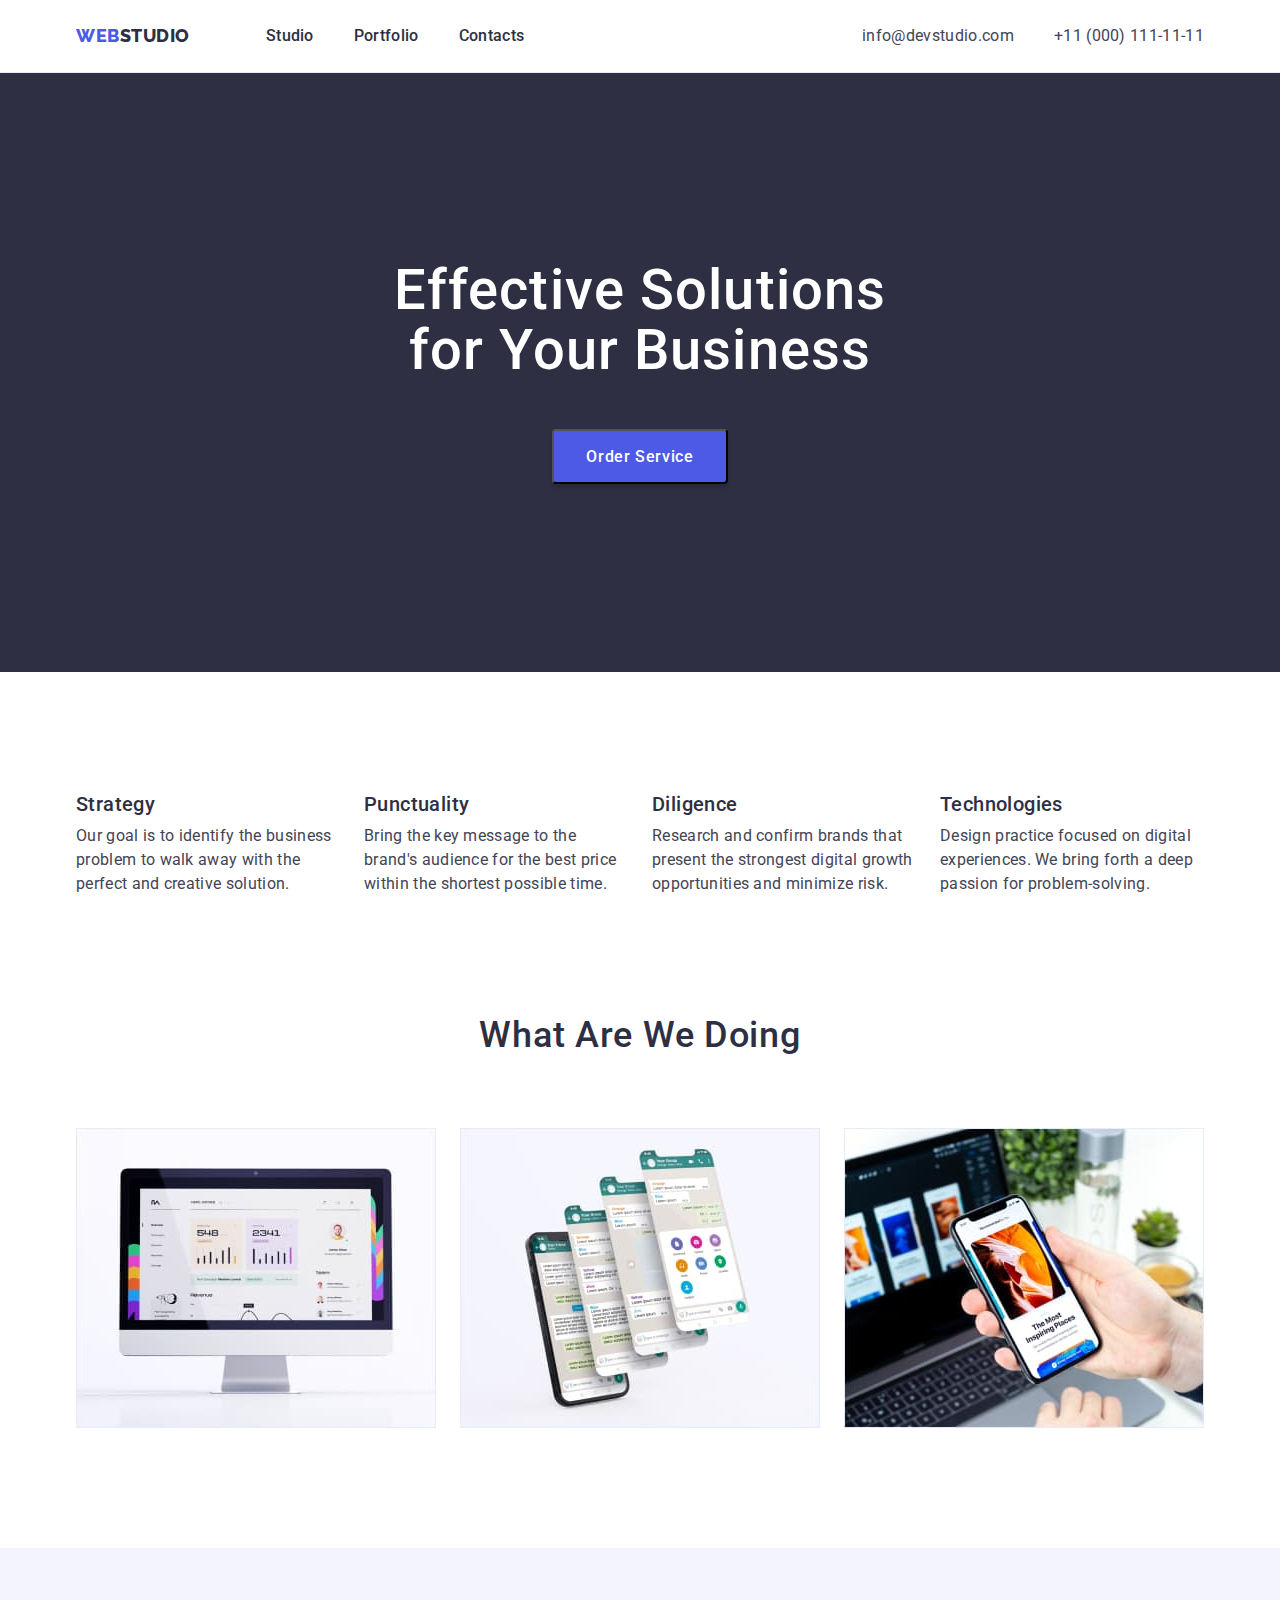
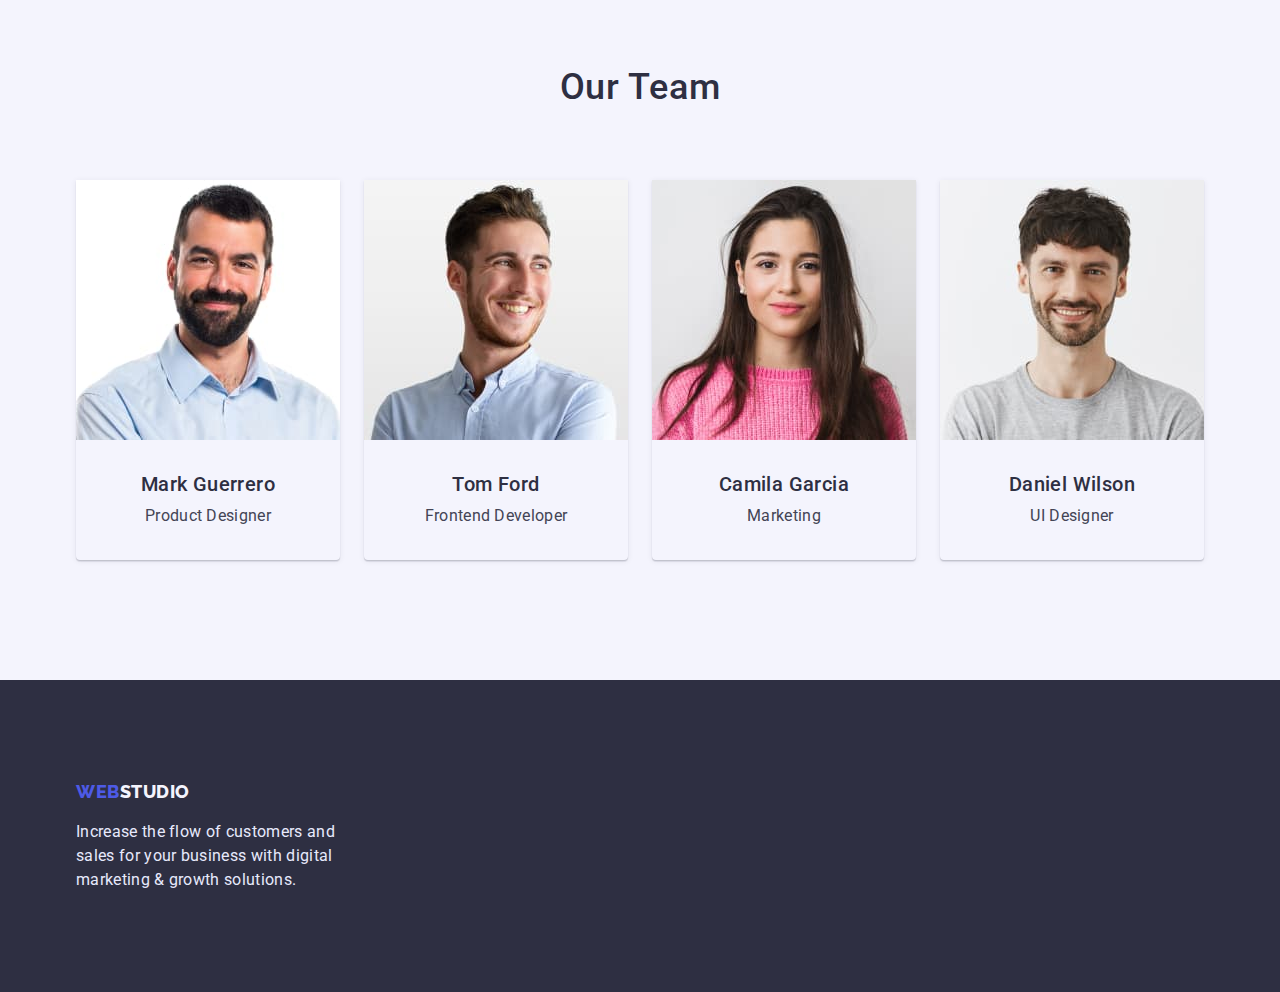
<file: index.html>
<!DOCTYPE html>
<html lang="en">
  <head>
    <meta charset="UTF-8" />
    <meta http-equiv="X-UA-Compatible" content="IE=edge" />
    <meta name="viewport" content="width=device-width, initial-scale=1.0" />
    <title>Document</title>
    <link rel="preconnect" href="https://fonts.googleapis.com" />
    <link rel="preconnect" href="https://fonts.gstatic.com" crossorigin />
    <link
      href="https://fonts.googleapis.com/css2?family=Montserrat:wght@400;700&family=Raleway:wght@800&family=Roboto:wght@400;500;700;900&display=swap"
      rel="stylesheet"
    />
    <link
      rel="stylesheet"
      href="https://cdnjs.cloudflare.com/ajax/libs/modern-normalize/1.1.0/modern-normalize.min.css"
    />
    <link rel="stylesheet" href="./CSS/styles.css" />
  </head>
  <body class="site-body">

    <!--Site header-->
    <header class="header">
      <div class="header-wrap container">
        <nav class="header-nav">
          <div class="header-logo">
            <a href="./index.html" class="logo link">
              Web<span class="logo-name">Studio</span></a
            >
          </div>

          <ul class="header-list list">
            <li class="header-item">
              <a href="./index.html" class="header-link link">Studio</a>
            </li>

            <li class="header-item">
              <a href="./portfolio.html" class="header-link link">Portfolio</a>
            </li>

            <li class="header-item">
              <a href="" class="header-link link">Contacts</a>
            </li>
          </ul>
        </nav>

        <ul class="auth-list list">
          <li class="auth-tel">
            <a href="mailto:info@devstudio.com" class="auth-link link"
              >info@devstudio.com</a
            >
          </li>

          <li class="auth-mail">
            <a href="tel:+110001111111" class="auth-link link"
              >+11 (000) 111-11-11</a
            >
          </li>
        </ul>
      </div>
    </header>

    <main>
      <!--Hero block-->
      <section class="hero">
        <div class="container">
          <h1 class="hero-title">
            Effective Solutions <br />for Your Business
          </h1>
          <button type="button" class="hero-btn">Order Service</button>
        </div>
      </section>

      <!--Mission-->
      <section class="mission">
        <div class="container">
          <h2 class="mission-title visually-hidden">mission</h2>
          <ul class="mission-list list">
            <li class="mission-item">
              <h3 class="mission-item-title">Strategy</h3>
              <p class="mission-item-text">
                Our goal is to identify the business problem to walk away with
                the perfect and creative solution.
              </p>
            </li>
            <li class="mission-item">
              <h3 class="mission-item-title">Punctuality</h3>
              <p class="mission-item-text">
                Bring the key message to the brand's audience for the best price
                within the shortest possible time.
              </p>
            </li>
            <li class="mission-item">
              <h3 class="mission-item-title">Diligence</h3>
              <p class="mission-item-text">
                Research and confirm brands that present the strongest digital
                growth opportunities and minimize risk.
              </p>
            </li>
            <li class="mission-item">
              <h3 class="mission-item-title">Technologies</h3>
              <p class="mission-item-text">
                Design practice focused on digital experiences. We bring forth a
                deep passion for problem-solving.
              </p>
            </li>
          </ul>
        </div>
      </section>

      <!--Studio services-->
      <section class="services">
        <div class="container">
          <h2 class="services-title">What are we doing</h2>

          <ul class="services-list list">
            <li class="services-item">
              <img
                src="./image/desktop.jpg"
                alt="computer screen image"
                width="360"
              />
            </li>

            <li class="services-item">
              <img
                src="./image/devices.jpg"
                alt="4 phone screen options"
                width="360"
              />
            </li>

            <li class="services-item">
              <img
                src="./image/photoofhand.jpg"
                alt="phone in the hand"
                width="360"
              />
            </li>
          </ul>
        </div>
      </section>

      <!--Team-->
      <section class="team">
        <div class="container">
          <h2 class="team-title">Our Team</h2>

          <ul class="team-list list">
            <li class="team-item">
              <img
                src="./image/mark.jpg"
                alt="Mark Guerrero photo"
                width="264"
              />
              <div class="item-name">
                <h3 class="team-item-title">Mark Guerrero</h3>
                <p class="team-item-text">Product Designer</p>
              </div>
            </li>

            <li class="team-item">
              <img src="./image/tom.jpg" alt="Tom Ford photo" width="264" />
              <div class="item-name">
                <h3 class="team-item-title">Tom Ford</h3>
                <p class="team-item-text">Frontend Developer</p>
              </div>
            </li>

            <li class="team-item">
              <img
                src="./image/camila.jpg"
                alt="Camila Garcia photo"
                width="264"
              />
              <div class="item-name">
                <h3 class="team-item-title">Camila Garcia</h3>
                <p class="team-item-text">Marketing</p>
              </div>
            </li>

            <li class="team-item">
              <img
                src="./image/daniel.jpg"
                alt="Daniel Wilson photo"
                width="264"
              />
              <div class="item-name">
                <h3 class="team-item-title">Daniel Wilson</h3>
                <p class="team-item-text">UI Designer</p>
              </div>
            </li>
          </ul>
        </div>
      </section>
    </main>

    <!--Footer-->
    <footer class="footer">
      <div class="container">
        <div class="footer-wrap">
          <div class="footer-logo">
            <a href="./index.html" class="logo link">
              Web<span class="logo-footer">Studio</span></a
            >
          </div>
          <p class="footer-text">
            Increase the flow of customers and sales for your business with
            digital marketing & growth solutions.
          </p>
        </div>
      </div>
    </footer>
  </body>
</html>
</file>
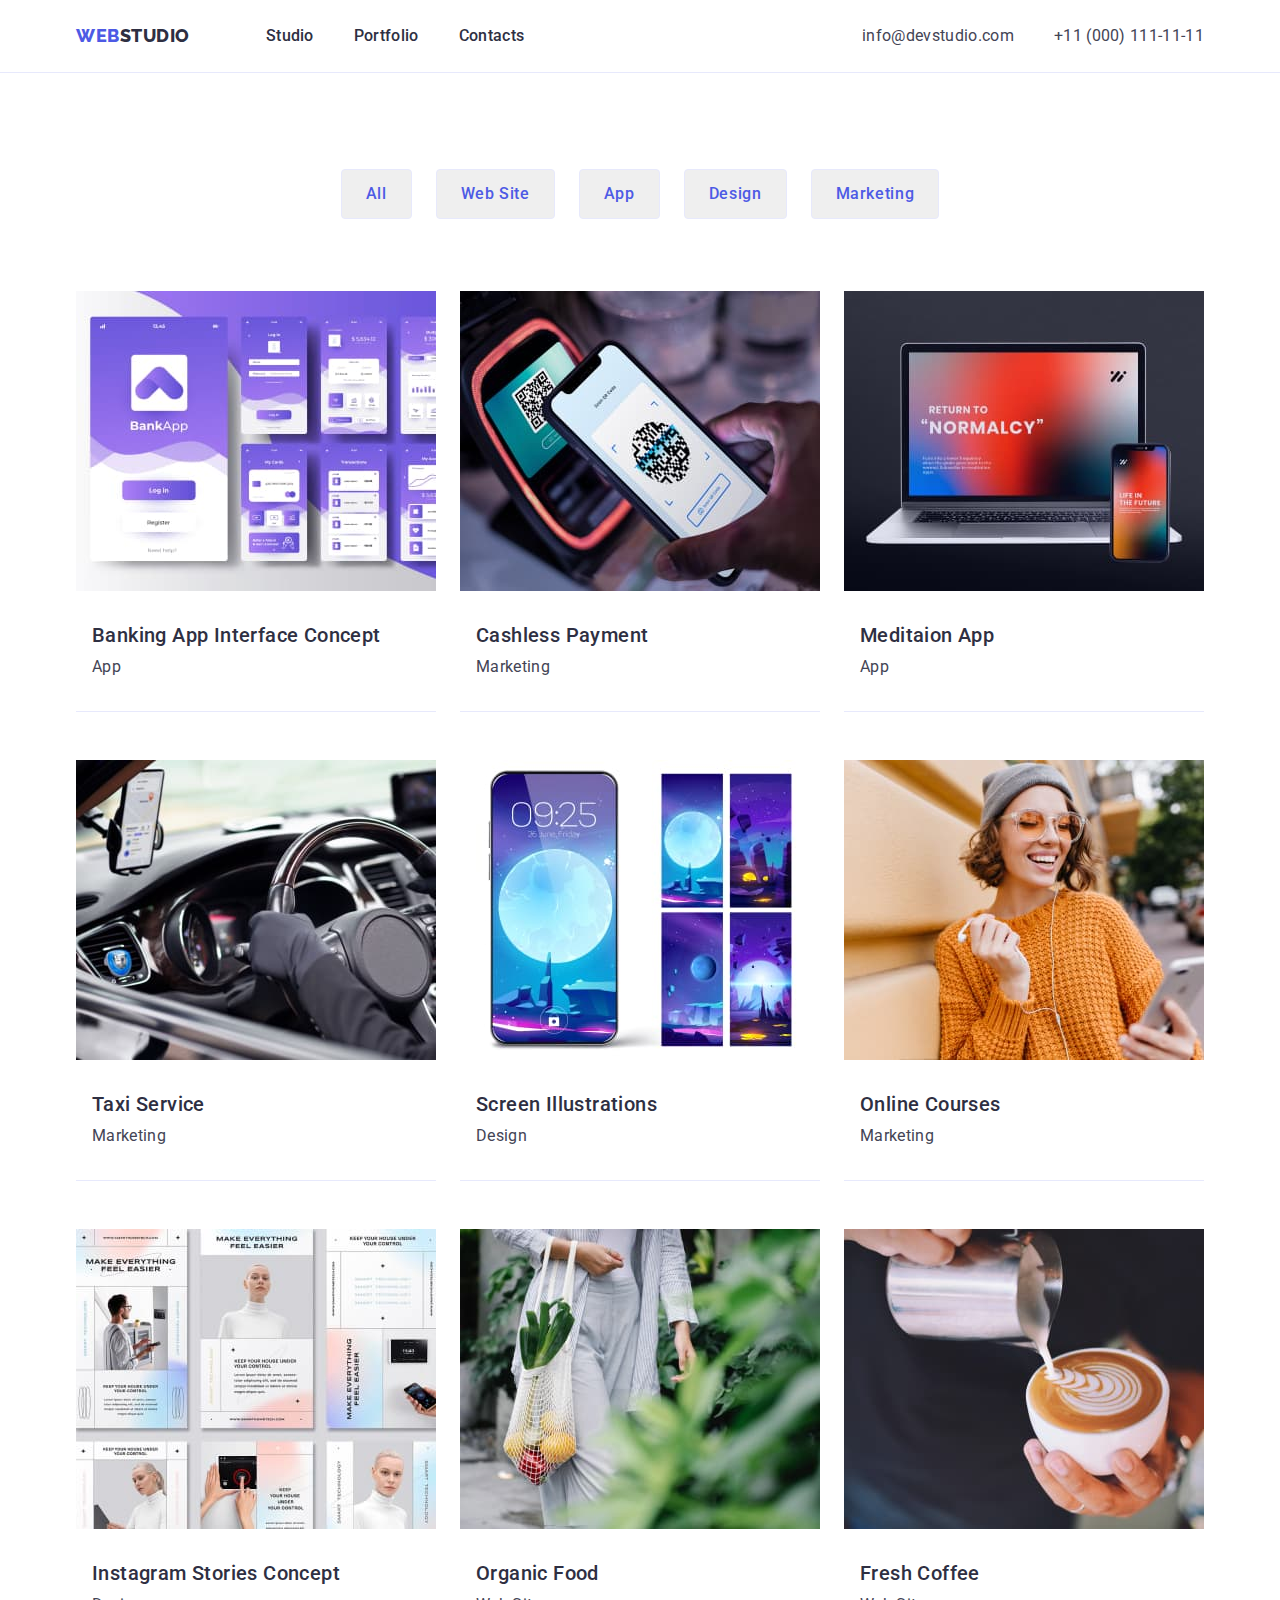
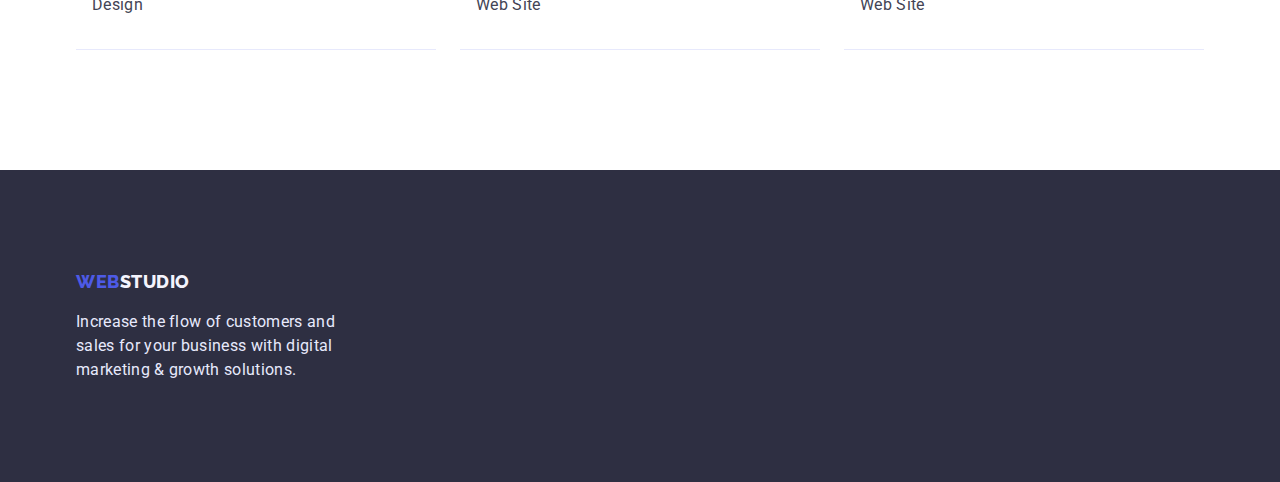
<file: portfolio.html>
<!DOCTYPE html>
<html lang="en">
  <head>
    <meta charset="UTF-8" />
    <meta http-equiv="X-UA-Compatible" content="IE=edge" />
    <meta name="viewport" content="width=device-width, initial-scale=1.0" />
    <title>Document</title>
    <link rel="preconnect" href="https://fonts.googleapis.com" />
    <link rel="preconnect" href="https://fonts.gstatic.com" crossorigin />
    <link
      href="https://fonts.googleapis.com/css2?family=Montserrat:wght@400;700&family=Raleway:wght@800&family=Roboto:wght@400;500;700;900&display=swap"
      rel="stylesheet"
    />
    <link
      rel="stylesheet"
      href="https://cdnjs.cloudflare.com/ajax/libs/modern-normalize/1.1.0/modern-normalize.min.css"
    />
    <link rel="stylesheet" href="./CSS/styles.css" />
  </head>
  <body class="body">
    <!--Site header-->
    <header class="header">
      <div class="header-wrap container">
        <nav class="header-nav">
          <div class="header-logo">
            <a href="./index.html" class="logo link">
              Web<span class="logo-name">Studio</span></a
            >
          </div>

          <ul class="header-list list">
            <li class="header-item">
              <a href="./index.html" class="header-link link">Studio</a>
            </li>

            <li class="header-item">
              <a href="./portfolio.html" class="header-link link">Portfolio</a>
            </li>

            <li class="header-item">
              <a href="" class="header-link link">Contacts</a>
            </li>
          </ul>
        </nav>

        <ul class="auth-list list">
          <li class="auth-tel">
            <a href="mailto:info@devstudio.com" class="auth-link link"
              >info@devstudio.com</a
            >
          </li>

          <li class="auth-mail">
            <a href="tel:+110001111111" class="auth-link link"
              >+11 (000) 111-11-11</a
            >
          </li>
        </ul>
      </div>
    </header>

    <main>
      <!--Project galery-->

      <section class="galery">
        <div class="container">
          <h1 class="visually-hidden">Portfolio - hidden</h1>
          <h2 class="visually-hidden">Portfolio galery - hidden</h2>

          <ul class="btn-list list">
            <li class="btn-item">
              <button type="button" class="btn">All</button>
            </li>
            <li class="btn-item">
              <button type="button" class="btn">Web Site</button>
            </li>
            <li class="btn-item">
              <button type="button" class="btn">App</button>
            </li>
            <li class="btn-item">
              <button type="button" class="btn">Design</button>
            </li>
            <li class="btn-item">
              <button type="button" class="btn">Marketing</button>
            </li>
          </ul>

          <ul class="galery-list list">
            <li class="galery-item">
              <img src="./image/img1.jpg" alt="project card" />
              <p class="galery-text"></p>
              <div class="card-name">
                <h3 class="galery-title">Banking App Interface Concept</h3>
                <p class="galery-after-title">App</p>
              </div>
            </li>
            <li class="galery-item">
              <img src="./image/img2.jpg" alt="project card" />
              <p class="galery-text"></p>
              <div class="card-name">
                <h3 class="galery-title">Cashless Payment</h3>
                <p class="galery-after-title">Marketing</p>
              </div>
            </li>
            <li class="galery-item">
              <img src="./image/img3.jpg" alt="project card" />
              <p class="galery-text"></p>
              <div class="card-name">
                <h3 class="galery-title">Meditaion App</h3>
                <p class="galery-after-title">App</p>
              </div>
            </li>
            <li class="galery-item">
              <img src="./image/img2-1.jpg" alt="project card" />
              <p class="galery-text"></p>
              <div class="card-name">
                <h3 class="galery-title">Taxi Service</h3>
                <p class="galery-after-title">Marketing</p>
              </div>
            </li>
            <li class="galery-item">
              <img src="./image/img2-2.jpg" alt="project card" />
              <p class="galery-text"></p>
              <div class="card-name">
                <h3 class="galery-title">Screen Illustrations</h3>
                <p class="galery-after-title">Design</p>
              </div>
            </li>
            <li class="galery-item">
              <img src="./image/img2-3.jpg" alt="project card" />
              <p class="galery-text"></p>
              <div class="card-name">
                <h3 class="galery-title">Online Courses</h3>
                <p class="galery-after-title">Marketing</p>
              </div>
            </li>
            <li class="galery-item">
              <img src="./image/img1-1.jpg" alt="project card" />
              <p class="galery-text"></p>
              <div class="card-name">
                <h3 class="galery-title">Instagram Stories Concept</h3>
                <p class="galery-after-title">Design</p>
              </div>
            </li>
            <li class="galery-item">
              <img src="./image/img1-2.jpg" alt="project card" />
              <p class="galery-text"></p>
              <div class="card-name">
                <h3 class="galery-title">Organic Food</h3>
                <p class="galery-after-title">Web Site</p>
              </div>
            </li>
            <li class="galery-item">
              <img src="./image/img1-3.jpg" alt="project card" />
              <p class="galery-text"></p>
              <div class="card-name">
                <h3 class="galery-title">Fresh Coffee</h3>
                <p class="galery-after-title">Web Site</p>
              </div>
            </li>
            
          </ul>
        </div>
      </section>
    </main>

    <!--Footer-->
    <footer class="footer">
      <div class="container">
        <div class="footer-wrap">
          <div class="footer-logo">
            <a href="./index.html" class="logo link">
              Web<span class="logo-footer">Studio</span></a
            >
          </div>
          <p class="footer-text">
            Increase the flow of customers and sales for your business with
            digital marketing & growth solutions.
          </p>
        </div>
      </div>
    </footer>
  </body>
</html>
</file>
<file: CSS/styles.css>
/* -------------MAIN PAGE--------------- */

/* accent color - #4D5AE5; */
/* main color - #434455 */
/* h2 and h3 color - #2E2F42 */
/* h1 color - #FFFFFF */
/* footer color - #E7E9FC */

:root{
  --main-text-color: #434455;
  --first-title-color: #FFFFFF;
  --title-color: #2E2F42;
  --footer-color: #E7E9FC;
  --accent-color: #4D5AE5;
  --item-card-gap: 24px;
}

.container{
  width: 1158px;
  padding-left: 15px;
  padding-right: 15px;
  margin-left: auto;
  margin-right: auto;


  /* outline: 1px solid red; */
}

h1,
h2,
h3,
h4,
h5,
h6,
p,
ul{
  margin: 0;
  padding-left: 0;
}

img{
  display: block;
  max-width: 100%;
  height: auto;
}


body{
    font-family: "Roboto", sans-serif;
    color: #434455;
    font-size: 16px;
}

.visually-hidden {
    position: absolute;
    width: 1px;
    height: 1px;
    margin: -1px;
    border: 0;
    padding: 0;
    white-space: nowrap;
    clip-path: inset(100%);
    clip: rect(0 0 0 0);
    overflow: hidden;
  }

  .link{
    text-decoration: none;
  }
  
  .list{
    list-style: none;
  }

  .site-body{

  }


/* -------------HEADER--------------- */

.header {

  
 border-bottom: 1px solid #E7E9FC;
 
}

.header-wrap{
  display: flex;
  align-items: center;

}


.header-nav {
 display: flex;
 padding-top: 24px;
 padding-bottom: 24px;
}

.header-logo{
 margin-right: 76px;
}


.logo{
 font-family: "Raleway", sans-serif;
 font-weight: 800;
 font-size: 18px;
 line-height: 1.33;
 display: flex;
 align-items: center;
 letter-spacing: 0.03em;
 text-transform: uppercase;
 color: var(--accent-color)
}

.logo-name {
 font-family: "Raleway", sans-serif;
 font-weight: 800;
 font-size: 18px;
 line-height: 1.33;
 display: flex;
 align-items: center;
 letter-spacing: 0.03em;
 text-transform: uppercase;
 color: var(--title-color);
}

.logo:hover,
.logo:focus {
  color:var(--accent-color)
}

.header-list {
  display: flex;
  gap: 40px;

}

.header-item {
}

.header-link {
 font-weight: 500;
 font-size: 16px;
 line-height: 1.5;
 letter-spacing: 0.02em;
 color: var(--title-color);
}

.header-link:hover,
.header-link:focus {
  color: var(--accent-color);
}

.auth-list {
  display: flex;
  margin-left: auto;
  gap: 40px;
}

.auth-tel {
}

.auth-link {
 font-size: 16px;
 line-height: 1.5;
 letter-spacing: 0.02em;
 color: var(--main-text-color);
}

.auth-link:hover,
.auth-link:focus {
  color: var(--accent-color);
}

.auth-mail {
}

/* -------------HERO--------------- */

.hero {
  padding-top: 188px;
  padding-bottom: 188px;

  background-color: var(--title-color);
  text-align: center;
  padding-top: 188px;
  padding-bottom: 188px;
}

.hero-title {
  margin-bottom: 48px;

  font-weight: 500;
  font-size: 56px;
  line-height: 1.07;
  letter-spacing: 0.02em;
  color: var(--first-title-color);
}

.hero-btn {
 display: inline-block;
 padding: 16px 32px;
 min-width: 169px;
 border-radius: 4px;

 font-family: inherit;
 font-weight: 500;
 font-size: 16px;
 line-height: 1.19;
 letter-spacing: 0.04em;
 text-align: center;
 color: var(--first-title-color);
 cursor: pointer;

}

.hero-btn:hover,
.hero-btn:focus {
  background-color: var(--accent-color);
  color: var(--first-title-color);
}

.hero-btn{
  background-color: var(--accent-color);
  box-shadow: 0px 4px 4px rgba(0, 0, 0, 0.15);
}

/* -------------MISSION--------------- */

.mission {
  padding-top: 120px;
  padding-bottom: 120px;
}
.mission-title {
}

.mission-list {
  display: flex;
  gap: var(--item-card-gap);
  
}

.mission-item {
width: calc((100% - 72px) / 4);

}
.mission-item-title {
margin-bottom: 8px;

font-weight: 500;
font-size: 20px;
line-height: 1.2;
letter-spacing: 0.02em;
color: var(--title-color);

}

.mission-item-text { 
font-size: 16px;
line-height: 1.50;
letter-spacing: 0.02em;
color: var(--main-text-color);

}

/* -------------SERVICES--------------- */

.services {
padding-bottom: 120px;
text-align: center;

}
.services-title {
 margin-bottom: 72px;
 font-weight: 500;
 font-size: 36px;
 line-height: 1.11;
 text-align: center;
 letter-spacing: 0.02em;
 text-transform: capitalize;
 color: var(--title-color);

}
.services-list {
  display: flex;
  gap: var(--item-card-gap);
}

.services-item {
  width: calc((100% - 48px) / 3);
}

/* -------------TEAM--------------- */

.team {
 padding-top: 120px;
 padding-bottom: 120px;
 text-align: center;

 background: #F4F4FD;
}
.team-title {
 margin-bottom: 72px;

 font-weight: 500;
 font-size: 36px;
 line-height: 1.11;
 text-align: center;
 letter-spacing: 0.02em;
 text-transform: capitalize;
 color: var(--title-color);
}

.team-list {
  display: flex;
  gap: var(--item-card-gap);
  
}

.team-item {
  width: calc((100% - 72px) / 4);
  border-radius: 0px 0px 4px 4px;

  overflow: hidden;
  box-shadow: 0px 1px 6px rgba(46, 47, 66, 0.08), 0px 1px 1px rgba(46, 47, 66, 0.16), 0px 2px 1px rgba(46, 47, 66, 0.08);
  
}

.item-name{
  padding-top: 32px;
  padding-bottom: 32px;
}

.team-item-title {
 margin-bottom: 8px;
 font-weight: 500;
 font-size: 20px;
 line-height: 1.2;
 text-align: center;
 letter-spacing: 0.02em;
 color: var(--title-color);
}

.team-item-text {
  font-size: 16px;
  line-height: 1.5;
  text-align: center;
  letter-spacing: 0.02em;
  color: var(--main-text-color);
}


/* -------------FOOTER--------------- */

.footer {
  background-color: var(--title-color);
  padding-top: 100px;
  padding-bottom: 100px;
  
  
}

.footer-wrap{
  max-width: 264px;

}

.footer-logo{
  margin-bottom: 16px;

 
}

.footer-text {
 font-size: 16px;
 line-height: 1.5;
 letter-spacing: 0.02em;
 color: var(--footer-color);

 
}

.logo-footer{
 font-family: 'Raleway', sans-serif;
 font-weight: 800;
 font-size: 18px;
 line-height: 1.17;
 display: flex;
 align-items: center;
 letter-spacing: 0.03em;
 text-transform: uppercase;
 color: #F4F4FD;
}

/* -------------PAGE PORTFOLIO--------------- */

.galery {
  padding-top: 96px;
  padding-bottom: 120px;
}
.btn-list {
  display: flex;
  margin-bottom: 72px;
  min-width: 69px;
  justify-content: center;
  gap: var(--item-card-gap);
}
.btn-item {
}

.btn {
 display: inline-block;
 padding: 12px 24px;
 border: 1px solid #E7E9FC;
 border-radius: 4px;

 font-family: inherit;
 font-style: normal;
 font-weight: 500;
 font-size: 16px;
 line-height: 1.50;
 align-items: center;
 text-align: center;
 letter-spacing: 0.04em;
 color: var(--accent-color);
 cursor: pointer;
}

.btn:hover,
.btn:focus{
  background-color: var(--accent-color);
  color: var(--first-title-color);
}

.galery-list {
  display: flex;
  flex-wrap: wrap;
  column-gap: 24px;
  row-gap: 48px;
  
  
}
.galery-item {
  width: calc((100% - 48px) / 3);
  border-bottom: 1px solid #E7E9FC;

}

.galery-text {
}

.card-name{
  padding-top: 32px;
  padding-bottom: 32px;
  padding-left: 16px;

}


.galery-title {
 margin-bottom: 8px;

 font-weight: 500;
 font-size: 20px;
 line-height: 1.20;
 letter-spacing: 0.02em;
 color: var(--title-color);
}

.galery-after-title {
 font-size: 16px;
 line-height: 1.50;
 letter-spacing: 0.02em;
 color: var(--main-text-color);
}
</file>
